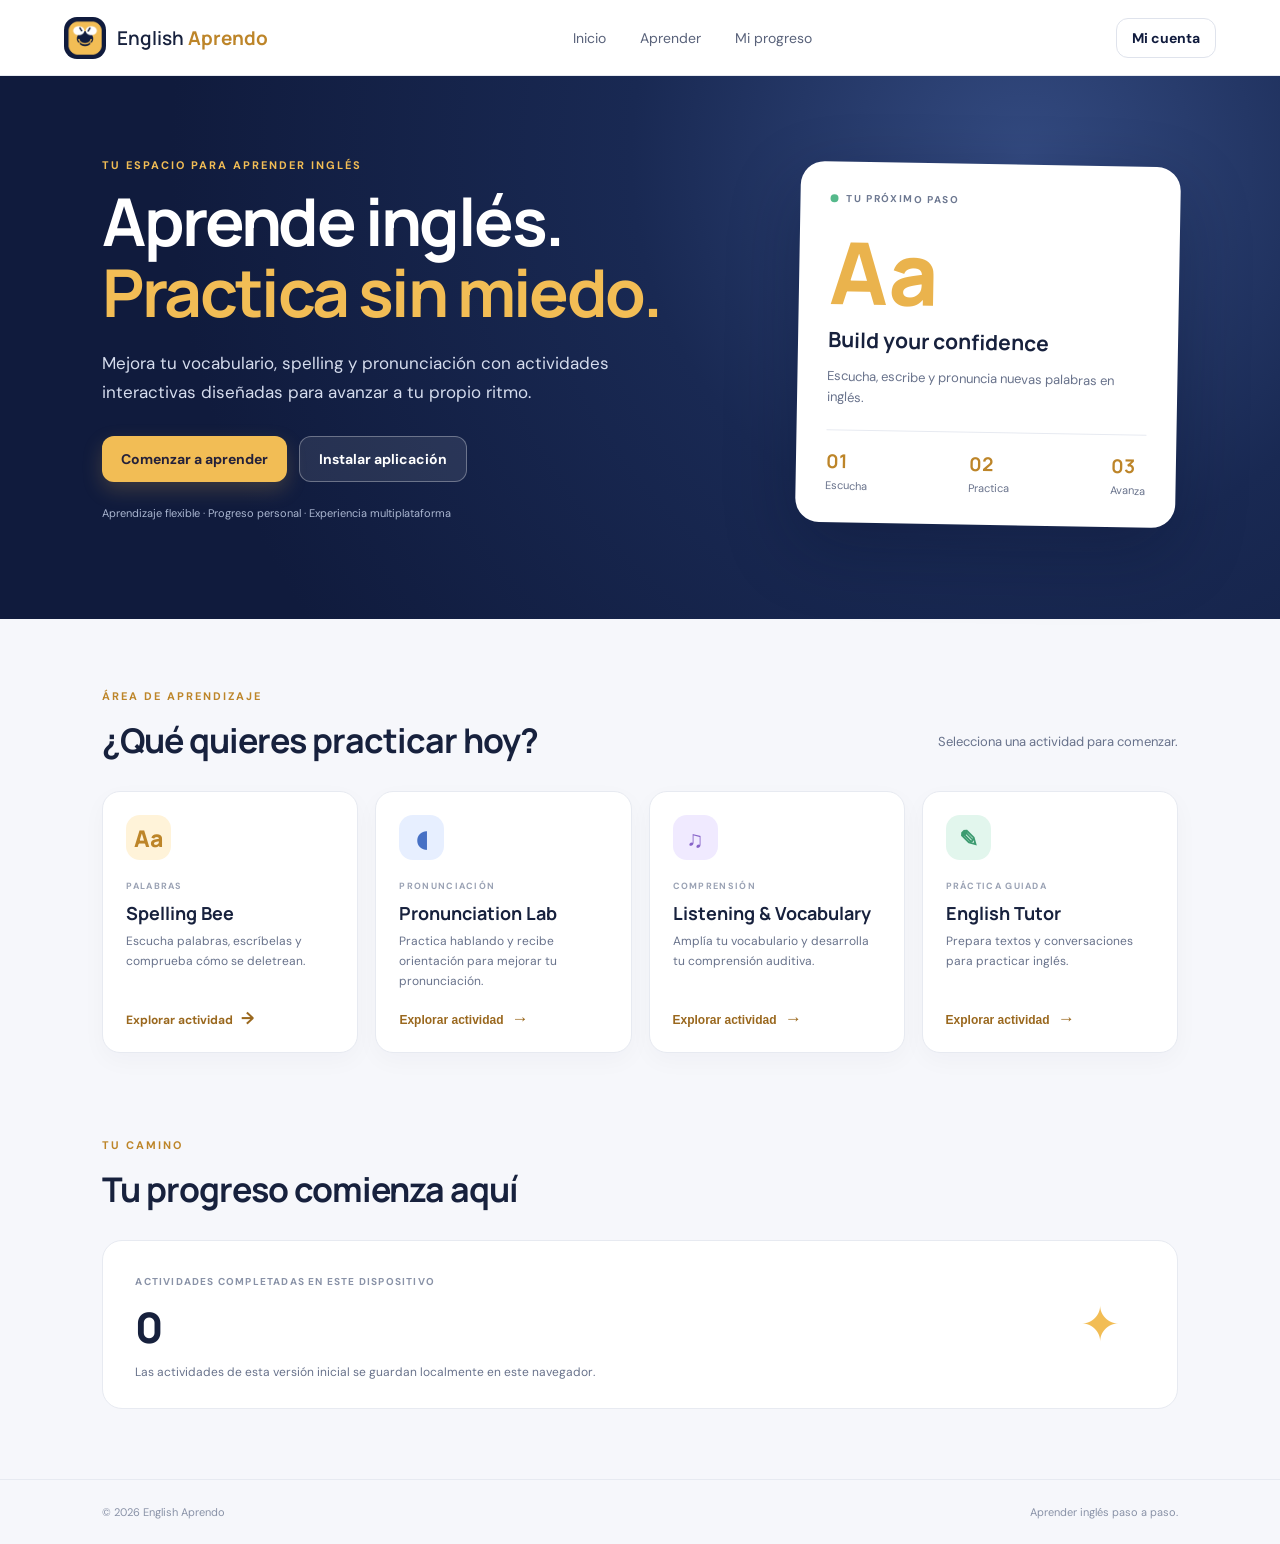
<file: index.html>
<!doctype html>
<html lang="es">
<head>
  <meta charset="utf-8">
  <meta name="viewport" content="width=device-width, initial-scale=1">
  <meta name="theme-color" content="#101b3d">
  <meta name="description" content="English Aprendo: aprende inglés con spelling, pronunciación, vocabulario y práctica guiada.">
  <title>English Aprendo</title>
  <link rel="manifest" href="./manifest.webmanifest">
  <link rel="icon" href="./assets/icon-192.png" type="image/png">
  <link rel="stylesheet" href="./css/styles.css">
</head>
<body>
  <header class="topbar">
    <a class="brand" href="#home" aria-label="English Aprendo inicio">
      <img src="./assets/icon-192.png" alt="" width="42" height="42">
      <span>English <b>Aprendo</b></span>
    </a>
    <nav class="desktop-nav" aria-label="Navegación principal">
      <a href="#home">Inicio</a>
      <a href="#learn">Aprender</a>
      <a href="#progress">Mi progreso</a>
    </nav>
    <button class="button button-outline small" id="accountButton" type="button">Mi cuenta</button>
  </header>

  <main>
    <section class="hero" id="home">
      <div class="hero-copy">
        <p class="eyebrow">TU ESPACIO PARA APRENDER INGLÉS</p>
        <h1>Aprende inglés.<br><span>Practica sin miedo.</span></h1>
        <p class="hero-text">Mejora tu vocabulario, spelling y pronunciación con actividades interactivas diseñadas para avanzar a tu propio ritmo.</p>
        <div class="hero-actions">
          <a class="button button-primary" href="#learn">Comenzar a aprender</a>
          <button class="button button-ghost" id="installButton" type="button" hidden>Instalar aplicación</button>
        </div>
        <p class="microcopy">Aprendizaje flexible · Progreso personal · Experiencia multiplataforma</p>
      </div>
      <div class="hero-card" aria-label="Resumen de aprendizaje">
        <div class="hero-card-top"><span class="status-dot"></span> TU PRÓXIMO PASO</div>
        <div class="big-letter">Aa</div>
        <h2>Build your confidence</h2>
        <p>Escucha, escribe y pronuncia nuevas palabras en inglés.</p>
        <div class="mini-stats">
          <div><strong>01</strong><span>Escucha</span></div>
          <div><strong>02</strong><span>Practica</span></div>
          <div><strong>03</strong><span>Avanza</span></div>
        </div>
      </div>
    </section>

    <section class="section" id="learn">
      <div class="section-heading">
        <div><p class="eyebrow">ÁREA DE APRENDIZAJE</p><h2>¿Qué quieres practicar hoy?</h2></div>
        <p>Selecciona una actividad para comenzar.</p>
      </div>
      <div class="module-grid">
        <article class="module-card">
          <div class="module-icon gold">Aa</div><span class="tag">PALABRAS</span>
          <h3>Spelling Bee</h3><p>Escucha palabras, escríbelas y comprueba cómo se deletrean.</p>
          <a class="text-button" href="./spelling-bee.html">   Explorar actividad <span>→</span> </a>
        </article>
        <article class="module-card">
          <div class="module-icon blue">◖</div><span class="tag">PRONUNCIACIÓN</span>
          <h3>Pronunciation Lab</h3><p>Practica hablando y recibe orientación para mejorar tu pronunciación.</p>
          <button class="text-button" data-module="pronunciation">Explorar actividad <span>→</span></button>
        </article>
        <article class="module-card">
          <div class="module-icon purple">♫</div><span class="tag">COMPRENSIÓN</span>
          <h3>Listening & Vocabulary</h3><p>Amplía tu vocabulario y desarrolla tu comprensión auditiva.</p>
          <button class="text-button" data-module="listening">Explorar actividad <span>→</span></button>
        </article>
        <article class="module-card">
          <div class="module-icon green">✎</div><span class="tag">PRÁCTICA GUIADA</span>
          <h3>English Tutor</h3><p>Prepara textos y conversaciones para practicar inglés.</p>
          <button class="text-button" data-module="tutor">Explorar actividad <span>→</span></button>
        </article>
      </div>
    </section>

    <section class="section progress-section" id="progress">
      <div class="section-heading">
        <div><p class="eyebrow">TU CAMINO</p><h2>Tu progreso comienza aquí</h2></div>
      </div>
      <div class="progress-panel">
        <div><span class="progress-label">ACTIVIDADES COMPLETADAS EN ESTE DISPOSITIVO</span><strong id="activityCount">0</strong><p>Las actividades de esta versión inicial se guardan localmente en este navegador.</p></div>
        <div class="progress-mark">✦</div>
      </div>
    </section>
  </main>

  <footer><span>© <span id="year"></span> English Aprendo</span><span>Aprender inglés paso a paso.</span></footer>

  <dialog id="infoDialog" class="dialog">
    <div class="dialog-head"><span class="eyebrow">ENGLISH APRENDO</span><button class="close-button" id="closeDialog" aria-label="Cerrar">×</button></div>
    <h2 id="dialogTitle">Próximamente</h2>
    <p id="dialogText">Este módulo se habilitará en una próxima etapa del proyecto.</p>
    <button class="button button-primary" id="dialogOk">Entendido</button>
  </dialog>

  <script src="./js/app.js" defer></script>
</body>
</html>
</file>
<file: css/styles.css>
@import url('https://fonts.googleapis.com/css2?family=DM+Sans:wght@400;500;600;700&family=Manrope:wght@400;500;600;700;800&display=swap');
:root{--navy:#101b3d;--navy2:#192953;--gold:#f2bd55;--ink:#17213d;--muted:#68728b;--paper:#f6f7fb;--white:#fff;--line:#e7eaf1}
*{box-sizing:border-box}html{scroll-behavior:smooth}body{margin:0;background:var(--paper);color:var(--ink);font-family:"DM Sans",Arial,sans-serif}a{color:inherit;text-decoration:none}.topbar{height:76px;padding:0 max(5vw,22px);display:flex;align-items:center;justify-content:space-between;background:#fff;border-bottom:1px solid var(--line);position:sticky;top:0;z-index:5}.brand{display:flex;align-items:center;gap:11px;font-family:Manrope,sans-serif;font-size:19px;font-weight:600}.brand img{border-radius:13px}.brand b{color:#bd8529}.desktop-nav{display:flex;gap:34px;color:#59627a;font-size:14px}.desktop-nav a:hover{color:#b47c21}.button{border:0;border-radius:12px;padding:13px 19px;font:700 14px "DM Sans",sans-serif;cursor:pointer;display:inline-flex;align-items:center;justify-content:center;gap:8px}.button-primary{background:var(--gold);color:#24213a;box-shadow:0 8px 20px #e8b34b35}.button-outline{background:#fff;border:1px solid #dfe3ec;color:var(--navy)}.button-ghost{background:#ffffff17;border:1px solid #ffffff50;color:#fff}.small{padding:10px 15px}.hero{background:radial-gradient(circle at 80% 15%,#334a80 0,#192953 35%,#101b3d 76%);color:#fff;padding:82px max(8vw,24px) 88px;display:grid;grid-template-columns:1.2fr .8fr;align-items:center;gap:7vw;min-height:490px}.eyebrow{font-size:11px;letter-spacing:2px;font-weight:700;color:#bd8529;margin:0 0 14px}.hero .eyebrow{color:var(--gold)}h1,h2,h3{font-family:Manrope,Arial,sans-serif}h1{font-size:clamp(40px,5.2vw,66px);line-height:1.08;letter-spacing:-2.6px;margin:0 0 20px}h1 span{color:var(--gold)}.hero-text{font-size:17px;line-height:1.75;color:#d5dced;max-width:570px}.hero-actions{display:flex;gap:12px;flex-wrap:wrap;margin-top:28px}.microcopy{font-size:11px;color:#aab6d0;margin-top:24px}.hero-card{background:#fff;color:var(--ink);padding:30px;border-radius:24px;max-width:380px;justify-self:end;width:100%;box-shadow:0 25px 70px #080f274a;transform:rotate(1deg)}.hero-card-top{font-size:10px;letter-spacing:1.6px;font-weight:700;color:#6d7891;display:flex;align-items:center;gap:8px}.status-dot{width:8px;height:8px;background:#55b98b;border-radius:50%}.big-letter{font-family:Manrope,sans-serif;font-size:86px;font-weight:800;color:#eab34d;line-height:1.15;margin:18px 0 4px}.hero-card h2{font-size:21px;margin:0 0 8px}.hero-card p{color:var(--muted);font-size:13px;line-height:1.6}.mini-stats{display:flex;justify-content:space-between;border-top:1px solid var(--line);padding-top:18px;margin-top:22px}.mini-stats div{display:flex;flex-direction:column;gap:4px}.mini-stats strong{font-family:Manrope;font-size:19px;color:#bd8529}.mini-stats span{font-size:11px;color:var(--muted)}.section{padding:70px max(8vw,24px)}.section-heading{display:flex;align-items:end;justify-content:space-between;gap:20px;margin-bottom:28px}.section-heading h2{font-size:clamp(25px,3vw,34px);margin:0;letter-spacing:-1px}.section-heading>p{color:var(--muted);font-size:13px}.module-grid{display:grid;grid-template-columns:repeat(4,1fr);gap:17px}.module-card{background:#fff;border:1px solid var(--line);border-radius:18px;padding:23px;min-height:260px;display:flex;flex-direction:column;align-items:flex-start;box-shadow:0 8px 24px #17213d08}.module-icon{width:45px;height:45px;border-radius:14px;display:grid;place-items:center;font-family:Manrope;font-size:23px;font-weight:800;margin-bottom:20px}.gold{background:#fff3d9;color:#bd8529}.blue{background:#e7efff;color:#4771c5}.purple{background:#f0eaff;color:#8662c8}.green{background:#e2f6ed;color:#3c9b70}.tag{font-size:9px;letter-spacing:1.3px;color:#9aa2b4;font-weight:700}.module-card h3{font-size:18px;margin:9px 0 7px}.module-card p{font-size:12px;line-height:1.65;color:var(--muted);margin:0 0 18px}.text-button{margin-top:auto;padding:0;border:0;background:none;color:#9a681e;font-weight:700;font-size:12px;cursor:pointer}.text-button span{font-size:17px;margin-left:5px}.progress-section{padding-top:15px}.progress-panel{background:#fff;border:1px solid var(--line);border-radius:20px;padding:28px 32px;display:flex;align-items:center;justify-content:space-between}.progress-label{font-size:10px;letter-spacing:1.2px;font-weight:700;color:#8992a7}.progress-panel strong{display:block;font:800 42px Manrope;margin:8px 0}.progress-panel p{font-size:12px;color:var(--muted);margin:0}.progress-mark{font-size:48px;color:var(--gold);padding:10px 25px}footer{border-top:1px solid var(--line);padding:25px max(8vw,24px);display:flex;justify-content:space-between;color:#8992a7;font-size:11px}.dialog{border:0;border-radius:20px;padding:28px;max-width:410px;width:calc(100% - 32px);box-shadow:0 20px 80px #101b3d45}.dialog::backdrop{background:#101b3d99;backdrop-filter:blur(3px)}.dialog-head{display:flex;justify-content:space-between;align-items:center}.close-button{border:0;background:#f1f3f8;border-radius:50%;width:32px;height:32px;font-size:22px;cursor:pointer}.dialog h2{margin:18px 0 8px}.dialog p{color:var(--muted);font-size:14px;line-height:1.6;margin-bottom:24px}
@media(max-width:900px){.module-grid{grid-template-columns:repeat(2,1fr)}.hero{gap:30px;padding-top:65px;padding-bottom:65px}.desktop-nav{gap:17px}}@media(max-width:650px){.topbar{height:66px;padding:0 16px}.brand{font-size:16px}.brand img{width:36px;height:36px}.desktop-nav{display:none}.hero{grid-template-columns:1fr;padding:55px 22px 60px}.hero-card{justify-self:start;max-width:100%;transform:none}.section{padding:52px 20px}.section-heading{align-items:flex-start;flex-direction:column;gap:5px}.module-grid{grid-template-columns:1fr}.module-card{min-height:225px}.progress-panel{padding:22px;gap:10px}.progress-mark{padding:0;font-size:35px}footer{padding:22px;gap:12px;flex-direction:column}}
</file>
